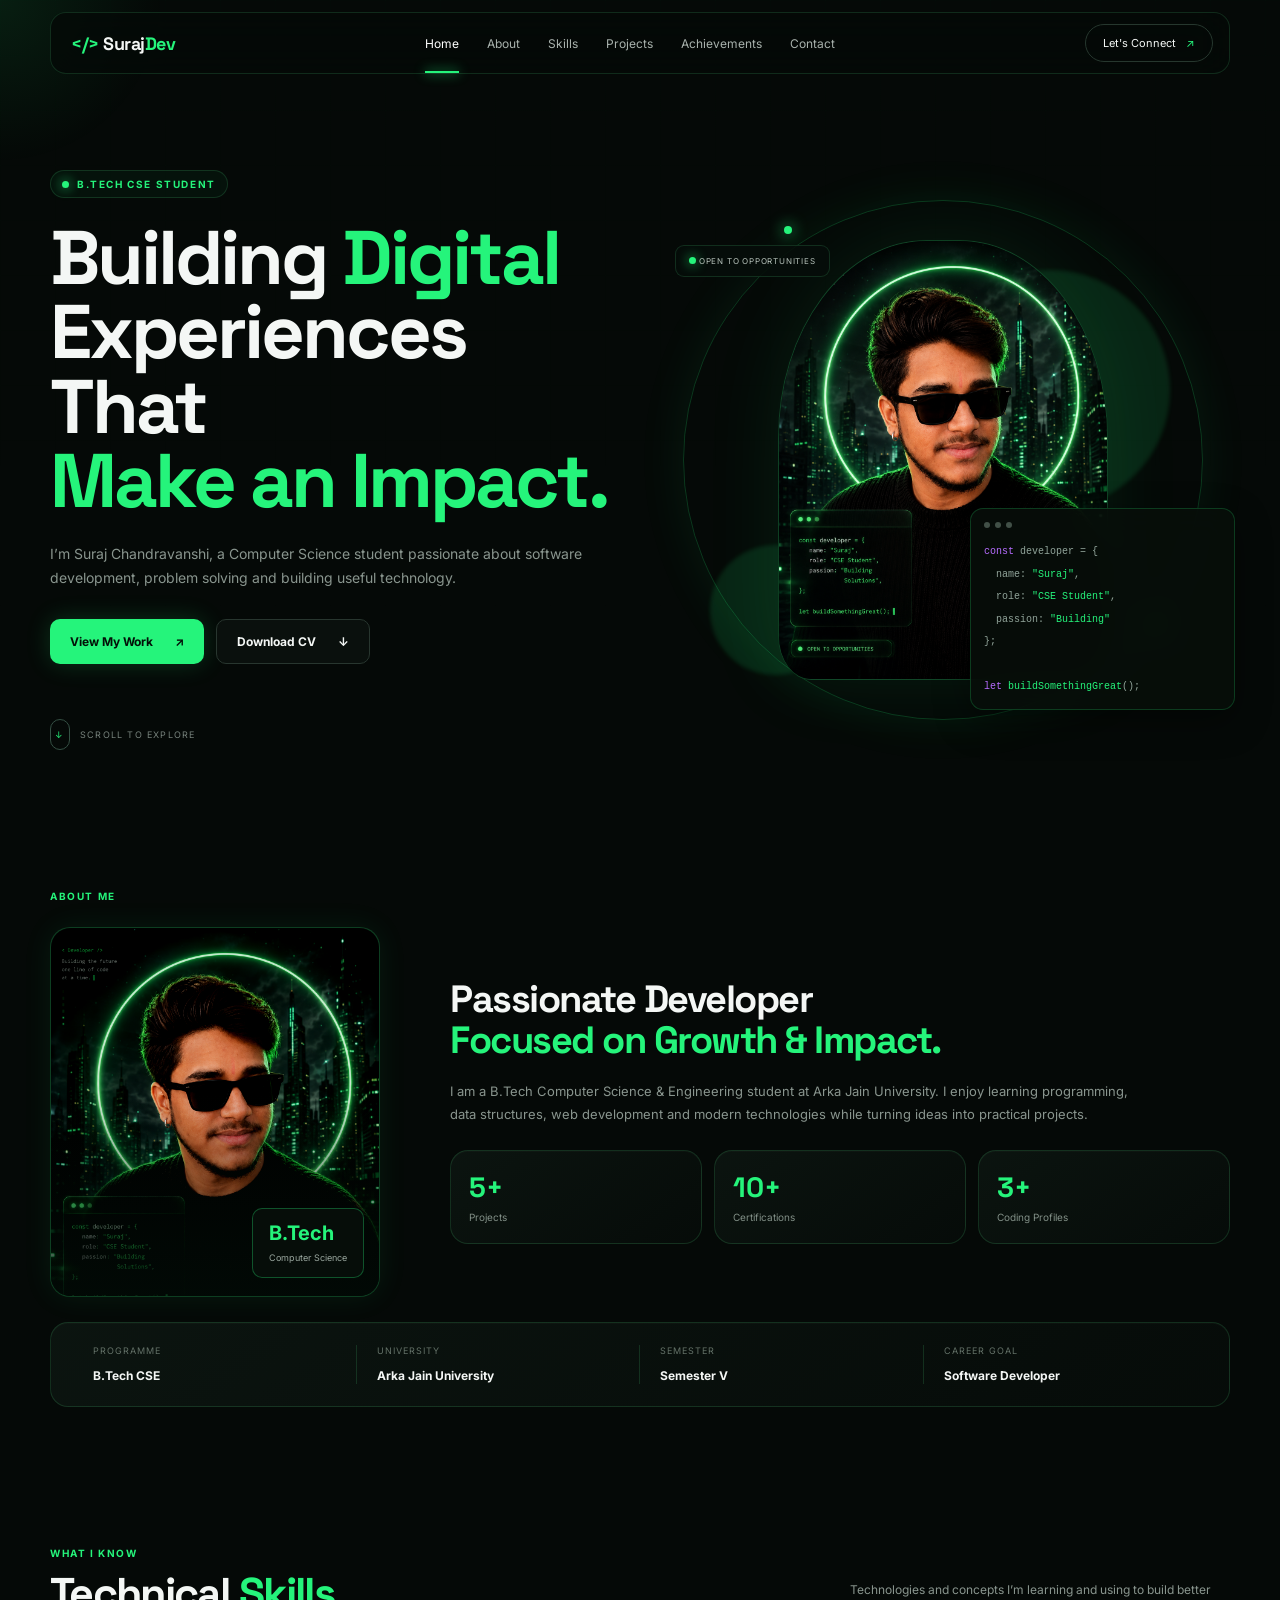
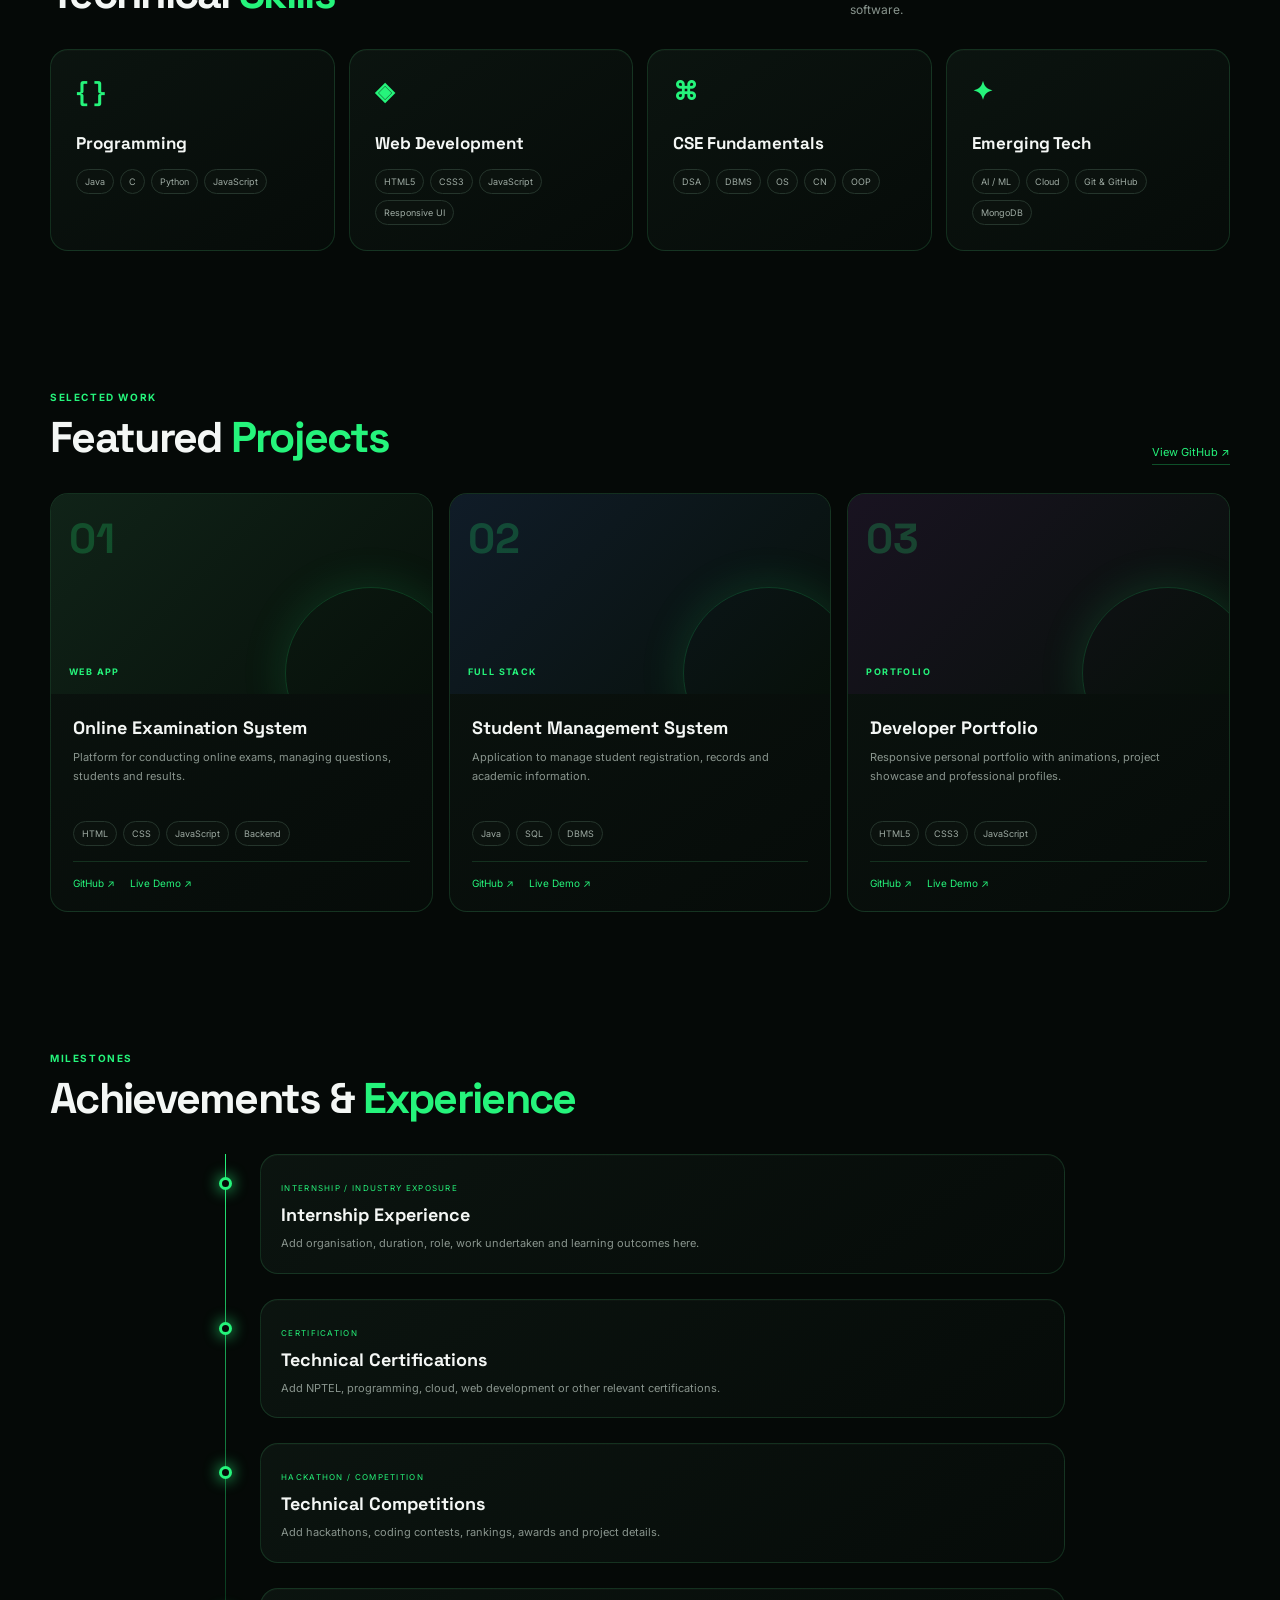
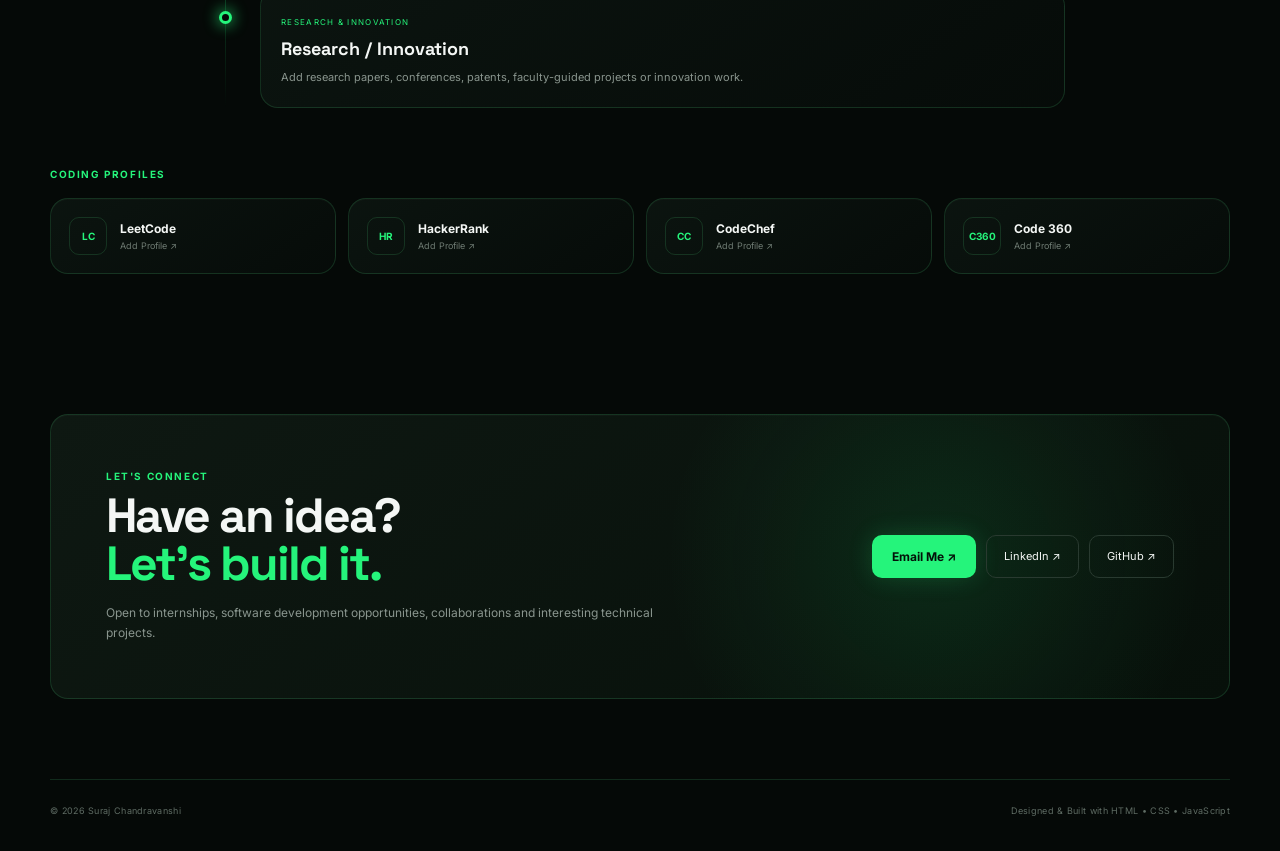
<file: index.html>
<!DOCTYPE html>
<html lang="en">
<head>
  <meta charset="UTF-8">
  <meta name="viewport" content="width=device-width, initial-scale=1.0">
  <meta name="description" content="Suraj Chandravanshi - B.Tech CSE Student Portfolio">
  <title>Suraj Chandravanshi | B.Tech CSE Portfolio</title>
  <link rel="preconnect" href="https://fonts.googleapis.com">
  <link rel="preconnect" href="https://fonts.gstatic.com" crossorigin>
  <link href="https://fonts.googleapis.com/css2?family=Inter:wght@400;500;600;700;800&family=Space+Grotesk:wght@500;600;700&display=swap" rel="stylesheet">
  <link rel="stylesheet" href="style.css">
</head>
<body>
  <div class="cursor-glow"></div>
  <div class="grid-bg"></div>

  <header class="navbar">
    <a class="logo" href="#home"><span>&lt;/&gt;</span> Suraj<span>Dev</span></a>
    <button class="menu-btn" aria-label="Toggle menu"><span></span><span></span><span></span></button>
    <nav class="nav-links">
      <a class="active" href="#home">Home</a>
      <a href="#about">About</a>
      <a href="#skills">Skills</a>
      <a href="#projects">Projects</a>
      <a href="#achievements">Achievements</a>
      <a href="#contact">Contact</a>
    </nav>
    <a class="nav-cta" href="#contact">Let's Connect <span>↗</span></a>
  </header>

  <main>
    <section id="home" class="hero section">
      <div class="hero-copy reveal">
        <div class="eyebrow"><i></i> B.TECH CSE STUDENT</div>
        <h1>Building <span>Digital</span><br>Experiences That<br><span>Make an Impact.</span></h1>
        <p class="hero-text">I’m Suraj Chandravanshi, a Computer Science student passionate about software development, problem solving and building useful technology.</p>
        <div class="hero-actions">
          <a class="btn btn-primary" href="#projects">View My Work <b>↗</b></a>
          <a class="btn btn-outline" href="assets/Suraj-Resume.pdf" download>Download CV <b>↓</b></a>
        </div>
        <div class="scroll-hint"><span class="mouse">↓</span> SCROLL TO EXPLORE</div>
      </div>

      <div class="hero-visual reveal delay-1">
        <div class="orb orb-one"></div>
        <div class="orb orb-two"></div>
        <div class="ring"></div>
        <div class="profile-frame">
          <img src="portfolio.png" alt="Suraj Chandravanshi" class="profile-image">
       </div>
      
        <div class="code-card floating">
          <div class="terminal-head"><span></span><span></span><span></span></div>
          <code><em>const</em> developer = {<br>
            &nbsp; name: <strong>"Suraj"</strong>,<br>
            &nbsp; role: <strong>"CSE Student"</strong>,<br>
            &nbsp; passion: <strong>"Building"</strong><br>
            };<br><br>
            <em>let</em> <strong>buildSomethingGreat</strong>();</code>
        </div>
        <div class="available-card floating delay-2"><i></i> OPEN TO OPPORTUNITIES</div>
      </div>
    </section>

    <section id="about" class="section about">
      <div class="section-label reveal">ABOUT ME</div>
      <div class="about-grid">
        <div class="about-photo card reveal">
          <img src="portfolio.png"
         alt="Suraj Chandravanshi"
         class="about-profile-image">

          <div class="stat-badge"><b>B.Tech</b><small>Computer Science</small></div>
        </div>
        <div class="about-content reveal delay-1">
          <h2>Passionate Developer<br><span>Focused on Growth & Impact.</span></h2>
          <p>I am a B.Tech Computer Science & Engineering student at Arka Jain University. I enjoy learning programming, data structures, web development and modern technologies while turning ideas into practical projects.</p>
          <div class="stats">
            <a href="projects.html"><div class="stat card"><b data-count="5">0</b><span>Projects</span></div></a>
            
            <div class="stat card"><b data-count="10">0</b><span>Certifications</span></div>
            <div class="stat card"><b data-count="3">0</b><span>Coding Profiles</span></div>
          </div>
        </div>
      </div>

      <div class="academic-strip card reveal">
        <div><span>PROGRAMME</span><b>B.Tech CSE</b></div>
        <div><span>UNIVERSITY</span><b>Arka Jain University</b></div>
        <div><span>SEMESTER</span><b>Semester V</b></div>
        <div><span>CAREER GOAL</span><b>Software Developer</b></div>
      </div>
    </section> 

    <section id="skills" class="section">
      <div class="section-heading reveal">
        <div><div class="section-label">WHAT I KNOW</div><h2>Technical <span>Skills</span></h2></div>
        <p>Technologies and concepts I’m learning and using to build better software.</p>
      </div>
      <div class="skills-grid">
        <article class="skill-card card reveal"><div class="skill-icon">{ }</div><h3>Programming</h3><div class="tags"><span>Java</span><span>C</span><span>Python</span><span>JavaScript</span></div></article>
        <article class="skill-card card reveal delay-1"><div class="skill-icon">◈</div><h3>Web Development</h3><div class="tags"><span>HTML5</span><span>CSS3</span><span>JavaScript</span><span>Responsive UI</span></div></article>
        <article class="skill-card card reveal delay-2"><div class="skill-icon">⌘</div><h3>CSE Fundamentals</h3><div class="tags"><span>DSA</span><span>DBMS</span><span>OS</span><span>CN</span><span>OOP</span></div></article>
        <article class="skill-card card reveal delay-3"><div class="skill-icon">✦</div><h3>Emerging Tech</h3><div class="tags"><span>AI / ML</span><span>Cloud</span><span>Git & GitHub</span><span>MongoDB</span></div></article>
      </div>
    </section>

    <section id="projects" class="section">
      <div class="section-heading reveal">
        <div><div class="section-label">SELECTED WORK</div><h2>Featured <span>Projects</span></h2></div>
        <a class="text-link" href="https://github.com/" target="_blank">View GitHub ↗</a>
      </div>
      <div class="projects-grid">
        <article class="project-card card reveal">
          <div class="project-image project-one"><span>01</span><b>WEB APP</b></div>
          <div class="project-body"><h3>Online Examination System</h3><p>Platform for conducting online exams, managing questions, students and results.</p><div class="project-tags"><span>HTML</span><span>CSS</span><span>JavaScript</span><span>Backend</span></div><div class="project-links"><a href="#">GitHub ↗</a><a href="#">Live Demo ↗</a></div></div>
        </article>
        <article class="project-card card reveal delay-1">
          <div class="project-image project-two"><span>02</span><b>FULL STACK</b></div>
          <div class="project-body"><h3>Student Management System</h3><p>Application to manage student registration, records and academic information.</p><div class="project-tags"><span>Java</span><span>SQL</span><span>DBMS</span></div><div class="project-links"><a href="#">GitHub ↗</a><a href="#">Live Demo ↗</a></div></div>
        </article>
        <article class="project-card card reveal delay-2">
          <div class="project-image project-three"><span>03</span><b>PORTFOLIO</b></div>
          <div class="project-body"><h3>Developer Portfolio</h3><p>Responsive personal portfolio with animations, project showcase and professional profiles.</p><div class="project-tags"><span>HTML5</span><span>CSS3</span><span>JavaScript</span></div><div class="project-links"><a href="#">GitHub ↗</a><a href="#">Live Demo ↗</a></div></div>
        </article>
      </div>
    </section>

    <section id="achievements" class="section">
      <div class="section-heading reveal">
        <div><div class="section-label">MILESTONES</div><h2>Achievements & <span>Experience</span></h2></div>
      </div>
      <div class="timeline">
        <div class="timeline-item reveal"><div class="timeline-dot"></div><div class="timeline-card card"><small>INTERNSHIP / INDUSTRY EXPOSURE</small><h3>Internship Experience</h3><p>Add organisation, duration, role, work undertaken and learning outcomes here.</p></div></div>
        <div class="timeline-item reveal delay-1"><div class="timeline-dot"></div><div class="timeline-card card"><small>CERTIFICATION</small><h3>Technical Certifications</h3><p>Add NPTEL, programming, cloud, web development or other relevant certifications.</p></div></div>
        <div class="timeline-item reveal delay-2"><div class="timeline-dot"></div><div class="timeline-card card"><small>HACKATHON / COMPETITION</small><h3>Technical Competitions</h3><p>Add hackathons, coding contests, rankings, awards and project details.</p></div></div>
        <div class="timeline-item reveal delay-3"><div class="timeline-dot"></div><div class="timeline-card card"><small>RESEARCH & INNOVATION</small><h3>Research / Innovation</h3><p>Add research papers, conferences, patents, faculty-guided projects or innovation work.</p></div></div>
      </div>

      <div class="coding-section">
        <div class="section-label reveal">CODING PROFILES</div>
        <div class="profile-links">
          <a class="profile-card card reveal" href="#" target="_blank"><b>LC</b><div><strong>LeetCode</strong><span>Add Profile ↗</span></div></a>
          <a class="profile-card card reveal delay-1" href="#" target="_blank"><b>HR</b><div><strong>HackerRank</strong><span>Add Profile ↗</span></div></a>
          <a class="profile-card card reveal delay-2" href="#" target="_blank"><b>CC</b><div><strong>CodeChef</strong><span>Add Profile ↗</span></div></a>
          <a class="profile-card card reveal delay-3" href="#" target="_blank"><b>C360</b><div><strong>Code 360</strong><span>Add Profile ↗</span></div></a>
        </div>
      </div>
    </section>

    <section id="contact" class="section contact">
      <div class="contact-box card reveal">
        <div>
          <div class="section-label">LET'S CONNECT</div>
          <h2>Have an idea?<br><span>Let's build it.</span></h2>
          <p>Open to internships, software development opportunities, collaborations and interesting technical projects.</p>
        </div>
        <div class="contact-actions">
          <a class="btn btn-primary" href="mailto:your.email@example.com">Email Me ↗</a>
          <a class="social" href="https://www.linkedin.com/in/suraj-c-524595339" target="_blank">LinkedIn ↗</a>
          <a class="social" href="https://github.com/" target="_blank">GitHub ↗</a>
        </div>
      </div>
    </section>
  </main>

  <footer><span>© 2026 Suraj Chandravanshi</span><span>Designed & Built with HTML • CSS • JavaScript</span></footer>

  <script src="script.js"></script>
</body>
</html>
</file>
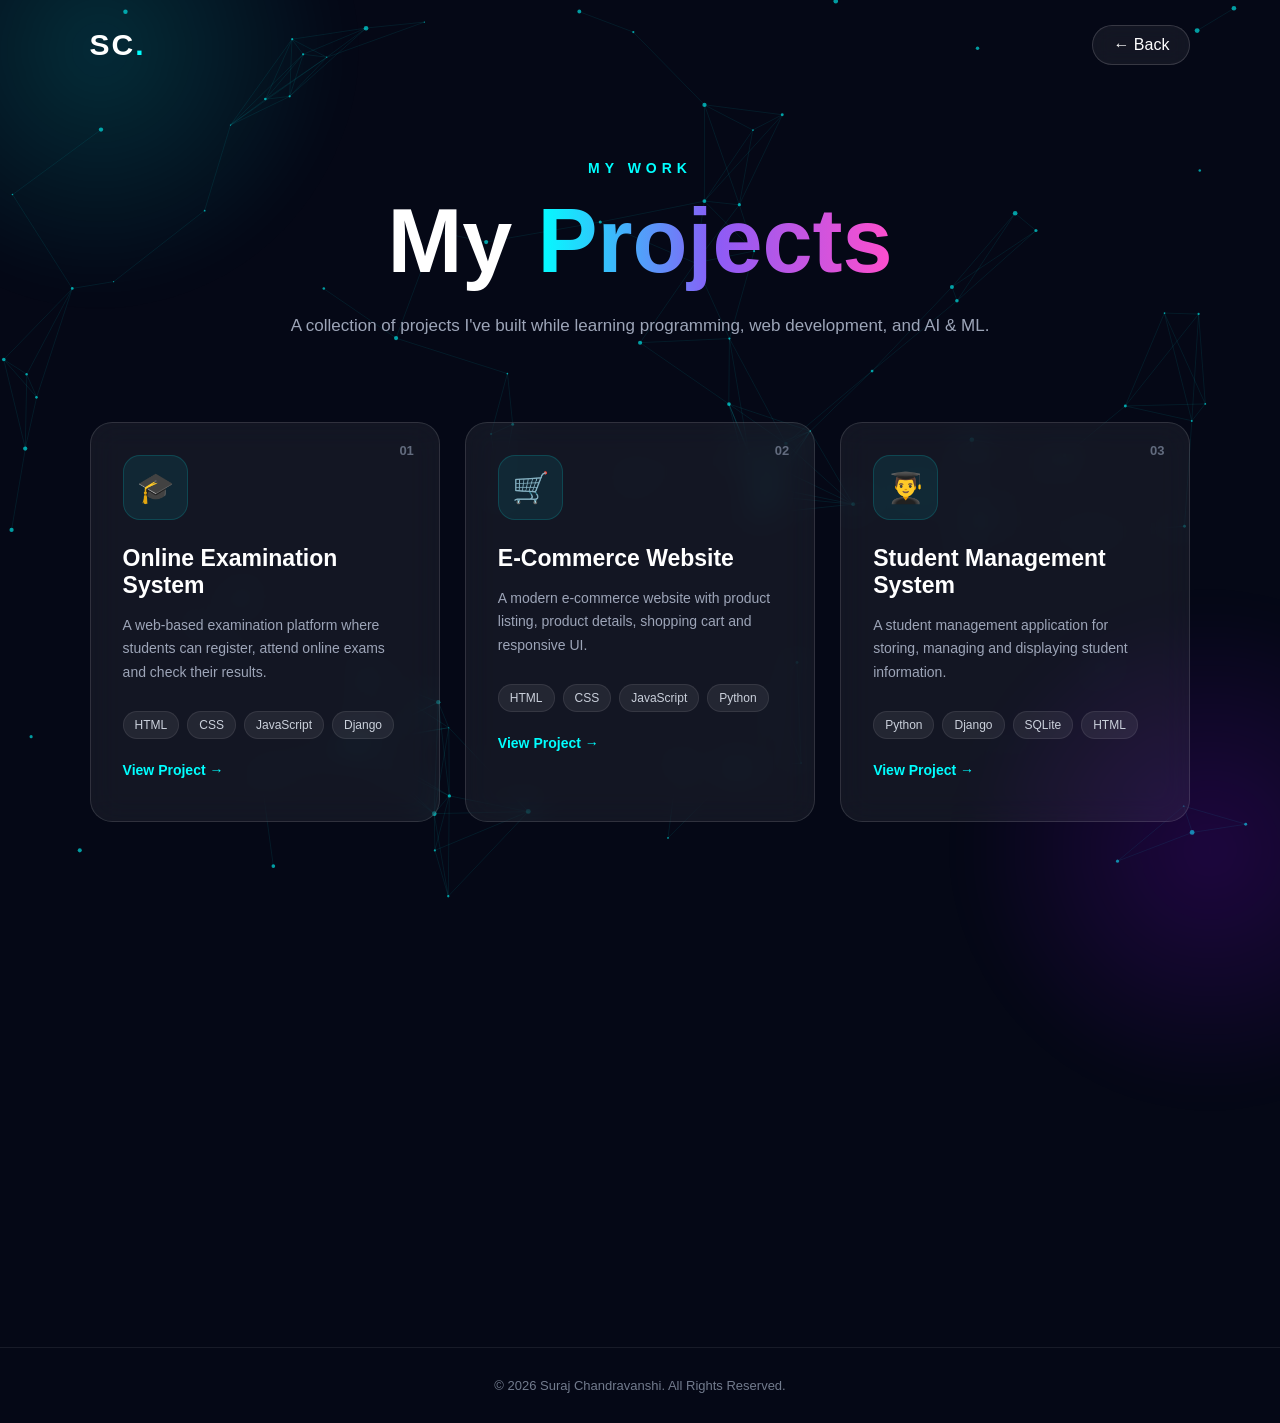
<file: projects.html>
<!DOCTYPE html>
<html lang="en">
<head>
    <meta charset="UTF-8">
    <meta name="viewport" content="width=device-width, initial-scale=1.0">

    <title>My Projects | Suraj Chandravanshi</title>

    <style>
        /* =========================
           RESET
        ========================= */
        * {
            margin: 0;
            padding: 0;
            box-sizing: border-box;
        }

        html {
            scroll-behavior: smooth;
        }

        body {
            font-family: "Segoe UI", Arial, sans-serif;
            background: #050816;
            color: white;
            min-height: 100vh;
            overflow-x: hidden;
        }

        /* =========================
           ANIMATED BACKGROUND
        ========================= */
        #bgCanvas {
            position: fixed;
            inset: 0;
            width: 100%;
            height: 100%;
            z-index: -5;
        }

        body::before {
            content: "";
            position: fixed;
            width: 500px;
            height: 500px;
            top: -200px;
            left: -150px;

            background: radial-gradient(
                circle,
                rgba(0, 255, 255, 0.15),
                transparent 70%
            );

            filter: blur(20px);
            z-index: -3;
        }

        body::after {
            content: "";
            position: fixed;
            width: 500px;
            height: 500px;
            right: -180px;
            bottom: -200px;

            background: radial-gradient(
                circle,
                rgba(145, 0, 255, 0.18),
                transparent 70%
            );

            filter: blur(20px);
            z-index: -3;
        }

        /* =========================
           NAVBAR
        ========================= */
        .navbar {
            width: 100%;
            padding: 25px 7%;

            display: flex;
            justify-content: space-between;
            align-items: center;
        }

        .logo {
            font-size: 30px;
            font-weight: 800;
            letter-spacing: 2px;
        }

        .logo span {
            color: #00ffff;
        }

        .back-btn {
            text-decoration: none;
            color: white;

            padding: 10px 20px;

            border: 1px solid rgba(255,255,255,0.15);
            border-radius: 30px;

            background: rgba(255,255,255,0.06);
            backdrop-filter: blur(10px);

            transition: 0.3s;
        }

        .back-btn:hover {
            border-color: #00ffff;
            color: #00ffff;
            transform: translateY(-3px);
        }

        /* =========================
           HERO
        ========================= */
        .hero {
            text-align: center;
            padding: 70px 20px 80px;
        }

        .small-title {
            color: #00ffff;
            font-size: 14px;
            letter-spacing: 5px;
            font-weight: bold;
            margin-bottom: 20px;
        }

        .hero h1 {
            font-size: clamp(50px, 8vw, 90px);
            line-height: 1;
            margin-bottom: 25px;
        }

        .hero h1 span {
            background: linear-gradient(
                90deg,
                #00ffff,
                #8b5cf6,
                #ff4ecd
            );

            -webkit-background-clip: text;
            -webkit-text-fill-color: transparent;
        }

        .subtitle {
            max-width: 700px;
            margin: auto;

            color: #9da5b8;
            font-size: 17px;
            line-height: 1.8;
        }

        /* =========================
           PROJECT SECTION
        ========================= */
        .projects-section {
            width: 86%;
            max-width: 1200px;
            margin: auto;
            padding-bottom: 100px;
        }

        .projects-grid {
            display: grid;
            grid-template-columns:
                repeat(auto-fit, minmax(280px, 1fr));

            gap: 25px;
        }

        /* =========================
           PROJECT CARD
        ========================= */
        .project-card {
            position: relative;

            padding: 32px;
            min-height: 400px;

            border-radius: 22px;

            background: rgba(255,255,255,0.06);

            border: 1px solid rgba(255,255,255,0.12);

            backdrop-filter: blur(15px);

            overflow: hidden;

            opacity: 0;
            transform: translateY(50px);

            transition:
                transform 0.5s ease,
                border-color 0.4s ease,
                box-shadow 0.4s ease;
        }

        .project-card::before {
            content: "";

            position: absolute;

            width: 200px;
            height: 200px;

            top: -100px;
            right: -100px;

            background: #00ffff;

            opacity: 0;

            filter: blur(100px);

            transition: 0.4s;
        }

        .project-card:hover::before {
            opacity: 0.25;
        }

        .project-card:hover {
            transform: translateY(-12px);

            border-color: rgba(0,255,255,0.45);

            box-shadow:
                0 20px 60px rgba(0,0,0,0.4);
        }

        /* =========================
           NUMBER
        ========================= */
        .project-number {
            position: absolute;
            top: 20px;
            right: 25px;

            color: #626b7e;
            font-size: 13px;
            font-weight: bold;
        }

        /* =========================
           ICON
        ========================= */
        .project-icon {
            width: 65px;
            height: 65px;

            display: flex;
            justify-content: center;
            align-items: center;

            border-radius: 17px;

            background: rgba(0,255,255,0.08);

            border: 1px solid rgba(0,255,255,0.15);

            font-size: 30px;

            margin-bottom: 25px;

            transition: 0.4s;
        }

        .project-card:hover .project-icon {
            transform: scale(1.1) rotate(-5deg);
        }

        /* =========================
           TEXT
        ========================= */
        .project-card h2 {
            font-size: 23px;
            margin-bottom: 15px;
        }

        .project-card p {
            color: #9da5b8;
            font-size: 14px;
            line-height: 1.7;
            min-height: 75px;
        }

        /* =========================
           TECHNOLOGIES
        ========================= */
        .technologies {
            display: flex;
            flex-wrap: wrap;
            gap: 8px;

            margin: 22px 0;
        }

        .technologies span {
            padding: 6px 11px;

            border-radius: 20px;

            background: rgba(255,255,255,0.07);

            border: 1px solid rgba(255,255,255,0.08);

            color: #cbd1dc;

            font-size: 12px;
        }

        /* =========================
           LINK
        ========================= */
        .project-link {
            text-decoration: none;

            color: #00ffff;

            font-weight: 600;
            font-size: 14px;

            transition: 0.3s;
        }

        .project-link:hover {
            letter-spacing: 1px;
        }

        /* =========================
           FOOTER
        ========================= */
        footer {
            text-align: center;

            padding: 30px;

            border-top: 1px solid rgba(255,255,255,0.08);

            color: #727b8d;

            font-size: 13px;
        }

        /* =========================
           MOBILE
        ========================= */
        @media (max-width: 600px) {

            .navbar {
                padding: 20px;
            }

            .hero {
                padding: 50px 20px;
            }

            .projects-section {
                width: 90%;
            }

            .project-card {
                padding: 25px;
            }
        }
    </style>
</head>

<body>

    <!-- Background Canvas -->
    <canvas id="bgCanvas"></canvas>


    <!-- NAVBAR -->
    <nav class="navbar">

        <div class="logo">
            SC<span>.</span>
        </div>

        <a href="index.html" class="back-btn">
            ← Back
        </a>

    </nav>


    <!-- HERO -->
    <section class="hero">

        <p class="small-title">
            MY WORK
        </p>

        <h1>
            My <span>Projects</span>
        </h1>

        <p class="subtitle">
            A collection of projects I've built while learning
            programming, web development, and AI & ML.
        </p>

    </section>


    <!-- PROJECTS -->
    <section class="projects-section">

        <div class="projects-grid">


            <!-- PROJECT 1 -->
            <div class="project-card">

                <div class="project-number">
                    01
                </div>

                <div class="project-icon">
                    🎓
                </div>

                <h2>
                    Online Examination System
                </h2>

                <p>
                    A web-based examination platform where students
                    can register, attend online exams and check their
                    results.
                </p>

                <div class="technologies">
                    <span>HTML</span>
                    <span>CSS</span>
                    <span>JavaScript</span>
                    <span>Django</span>
                </div>

                <a href="#" class="project-link">
                    View Project →
                </a>

            </div>


            <!-- PROJECT 2 -->
            <div class="project-card">

                <div class="project-number">
                    02
                </div>

                <div class="project-icon">
                    🛒
                </div>

                <h2>
                    E-Commerce Website
                </h2>

                <p>
                    A modern e-commerce website with product listing,
                    product details, shopping cart and responsive UI.
                </p>

                <div class="technologies">
                    <span>HTML</span>
                    <span>CSS</span>
                    <span>JavaScript</span>
                    <span>Python</span>
                </div>

                <a href="#" class="project-link">
                    View Project →
                </a>

            </div>


            <!-- PROJECT 3 -->
            <div class="project-card">

                <div class="project-number">
                    03
                </div>

                <div class="project-icon">
                    👨‍🎓
                </div>

                <h2>
                    Student Management System
                </h2>

                <p>
                    A student management application for storing,
                    managing and displaying student information.
                </p>

                <div class="technologies">
                    <span>Python</span>
                    <span>Django</span>
                    <span>SQLite</span>
                    <span>HTML</span>
                </div>

                <a href="#" class="project-link">
                    View Project →
                </a>

            </div>


            <!-- PROJECT 4 -->
            <div class="project-card">

                <div class="project-number">
                    04
                </div>

                <div class="project-icon">
                    💻
                </div>

                <h2>
                    Personal Portfolio
                </h2>

                <p>
                    A responsive personal portfolio website showcasing
                    education, skills, projects and achievements.
                </p>

                <div class="technologies">
                    <span>HTML</span>
                    <span>CSS</span>
                    <span>JavaScript</span>
                </div>

                <a href="#" class="project-link">
                    View Project →
                </a>

            </div>


            <!-- PROJECT 5 -->
            <div class="project-card">

                <div class="project-number">
                    05
                </div>

                <div class="project-icon">
                    🤖
                </div>

                <h2>
                    AI & ML Project
                </h2>

                <p>
                    A machine learning project designed to analyze
                    datasets and generate useful predictions.
                </p>

                <div class="technologies">
                    <span>Python</span>
                    <span>Machine Learning</span>
                    <span>Pandas</span>
                    <span>NumPy</span>
                </div>

                <a href="#" class="project-link">
                    View Project →
                </a>

            </div>


        </div>

    </section>


    <footer>
        © 2026 Suraj Chandravanshi. All Rights Reserved.
    </footer>


    <script>

        /* ==================================
           PARTICLE BACKGROUND
        ================================== */

        const canvas =
            document.getElementById("bgCanvas");

        const ctx =
            canvas.getContext("2d");

        let particles = [];


        function resizeCanvas() {

            canvas.width =
                window.innerWidth;

            canvas.height =
                window.innerHeight;
        }


        resizeCanvas();


        window.addEventListener(
            "resize",
            resizeCanvas
        );


        /* Create particles */

        for (let i = 0; i < 100; i++) {

            particles.push({

                x: Math.random() *
                    canvas.width,

                y: Math.random() *
                    canvas.height,

                size:
                    Math.random() * 2 + 0.5,

                speedX:
                    (Math.random() - 0.5) * 0.5,

                speedY:
                    (Math.random() - 0.5) * 0.5
            });
        }


        /* Animate */

        function animate() {

            ctx.clearRect(
                0,
                0,
                canvas.width,
                canvas.height
            );


            particles.forEach(
                (particle, index) => {

                particle.x +=
                    particle.speedX;

                particle.y +=
                    particle.speedY;


                /* Wrap screen */

                if (particle.x < 0)
                    particle.x =
                        canvas.width;

                if (particle.x >
                    canvas.width)
                    particle.x = 0;

                if (particle.y < 0)
                    particle.y =
                        canvas.height;

                if (particle.y >
                    canvas.height)
                    particle.y = 0;


                /* Particle */

                ctx.beginPath();

                ctx.arc(
                    particle.x,
                    particle.y,
                    particle.size,
                    0,
                    Math.PI * 2
                );

                ctx.fillStyle =
                    "rgba(0,255,255,0.6)";

                ctx.fill();


                /* Connections */

                for (
                    let j = index + 1;
                    j < particles.length;
                    j++
                ) {

                    const other =
                        particles[j];

                    const dx =
                        particle.x - other.x;

                    const dy =
                        particle.y - other.y;

                    const distance =
                        Math.sqrt(
                            dx * dx +
                            dy * dy
                        );


                    if (distance < 120) {

                        ctx.beginPath();

                        ctx.moveTo(
                            particle.x,
                            particle.y
                        );

                        ctx.lineTo(
                            other.x,
                            other.y
                        );

                        ctx.strokeStyle =
                            "rgba(0,255,255,0.08)";

                        ctx.lineWidth = 1;

                        ctx.stroke();
                    }
                }

            });


            requestAnimationFrame(animate);
        }


        animate();


        /* ==================================
           CARD SCROLL ANIMATION
        ================================== */

        const cards =
            document.querySelectorAll(
                ".project-card"
            );


        function revealCards() {

            cards.forEach(
                (card, index) => {

                const position =
                    card.getBoundingClientRect()
                        .top;

                if (
                    position <
                    window.innerHeight - 80
                ) {

                    setTimeout(() => {

                        card.style.opacity = "1";

                        card.style.transform =
                            "translateY(0)";

                    }, index * 120);
                }

            });
        }


        window.addEventListener(
            "scroll",
            revealCards
        );


        revealCards();

    </script>

</body>
</html>
</file>
<file: style.css>
:root{
  --bg:#050907;--panel:#0b110e;--panel2:#0e1612;--green:#25f47b;--green2:#00c95a;
  --text:#f4f7f5;--muted:#89958e;--line:rgba(92,255,157,.14);--glow:rgba(37,244,123,.25);
  --radius:18px;--max:1180px;
}
*{margin:0;padding:0;box-sizing:border-box}
html{scroll-behavior:smooth}
body{font-family:Inter,Arial,sans-serif;background:var(--bg);color:var(--text);overflow-x:hidden}
a{color:inherit;text-decoration:none}
.grid-bg{position:fixed;inset:0;pointer-events:none;opacity:.25;background-image:linear-gradient(rgba(37,244,123,.035) 1px,transparent 1px),linear-gradient(90deg,rgba(37,244,123,.035) 1px,transparent 1px);background-size:55px 55px;mask-image:linear-gradient(to bottom,#000,transparent 85%);z-index:-2}
.cursor-glow{position:fixed;width:340px;height:340px;border-radius:50%;background:radial-gradient(circle,rgba(37,244,123,.09),transparent 68%);transform:translate(-50%,-50%);pointer-events:none;z-index:-1}
.navbar{position:fixed;top:12px;left:50%;transform:translateX(-50%);width:min(calc(100% - 30px),var(--max));height:62px;display:flex;align-items:center;justify-content:space-between;padding:0 16px 0 20px;border:1px solid var(--line);border-radius:16px;background:rgba(5,9,7,.78);backdrop-filter:blur(18px);z-index:100}
.logo{font:700 18px "Space Grotesk";letter-spacing:-.5px}.logo span:first-child{color:var(--green)}.logo span:last-child{color:var(--green)}
.nav-links{display:flex;gap:4px;height:100%;align-items:center}.nav-links a{font-size:12px;color:#a9b2ad;padding:22px 12px;position:relative}.nav-links a:hover,.nav-links a.active{color:#fff}.nav-links a.active:after{content:"";position:absolute;left:12px;right:12px;bottom:0;height:2px;background:var(--green);box-shadow:0 0 12px var(--green)}
.nav-cta{font-size:11px;border:1px solid #26372e;padding:11px 17px;border-radius:999px}.nav-cta span{color:var(--green);margin-left:7px}.menu-btn{display:none;background:none;border:0}
.section{width:min(calc(100% - 40px),var(--max));margin:auto;padding:105px 0 35px}.hero{min-height:780px;padding-top:170px;display:grid;grid-template-columns:1fr 1fr;align-items:center;gap:30px}
.eyebrow,.section-label{font-size:10px;letter-spacing:1.6px;font-weight:700;color:var(--green)}.eyebrow{display:inline-flex;gap:8px;align-items:center;padding:7px 11px;border:1px solid var(--line);border-radius:999px;background:rgba(37,244,123,.04)}.eyebrow i,.available-card i{width:7px;height:7px;background:var(--green);border-radius:50%;box-shadow:0 0 12px var(--green);display:inline-block}
h1,h2,h3{font-family:"Space Grotesk",sans-serif}h1{font-size:clamp(44px,6vw,76px);line-height:.98;letter-spacing:-3px;margin:23px 0}.hero h1 span,.section-heading h2 span,.about h2 span,.contact h2 span{color:var(--green)}.hero-text{max-width:570px;color:var(--muted);line-height:1.75;font-size:14px}
.hero-actions{display:flex;gap:12px;margin-top:28px}.btn{display:inline-flex;align-items:center;gap:22px;border-radius:10px;padding:14px 20px;font-size:12px;font-weight:700}.btn-primary{background:var(--green);color:#031108;box-shadow:0 0 25px rgba(37,244,123,.18)}.btn-primary:hover{box-shadow:0 0 35px rgba(37,244,123,.35);transform:translateY(-2px)}.btn-outline{border:1px solid #28362f;background:#0a100d}.btn-outline:hover{border-color:var(--green)}.scroll-hint{margin-top:55px;color:#77827c;font-size:9px;letter-spacing:1.2px;display:flex;align-items:center;gap:10px}.mouse{width:20px;height:31px;border:1px solid #355044;border-radius:12px;display:grid;place-items:center;color:var(--green)}
.hero-visual{height:520px;position:relative;display:grid;place-items:center}.profile-frame{width:330px;height:440px;border:1px solid rgba(37,244,123,.22);border-radius:45% 45% 10% 10%;overflow:hidden;position:relative;background:linear-gradient(150deg,#0c1711,#050806);box-shadow:0 0 80px rgba(37,244,123,.09)}.photo-placeholder{height:100%;display:flex;flex-direction:column;align-items:center;justify-content:center;color:#6c7c73;background:radial-gradient(circle at 50% 30%,rgba(37,244,123,.13),transparent 45%)}.photo-icon{font-size:75px;filter:grayscale(1);opacity:.55}.photo-placeholder small{letter-spacing:2px;color:var(--green);margin-top:20px}.photo-placeholder p{font-size:10px;margin-top:8px;color:#647168}.ring{position:absolute;width:520px;height:520px;border:1px solid rgba(37,244,123,.2);border-radius:50%;box-shadow:0 0 50px rgba(37,244,123,.08);animation:spin 18s linear infinite}.ring:before,.ring:after{content:"";position:absolute;width:8px;height:8px;background:var(--green);border-radius:50%;box-shadow:0 0 15px var(--green)}.ring:before{top:25px;left:100px}.ring:after{bottom:90px;right:40px}.orb{position:absolute;border-radius:50%;filter:blur(2px);background:var(--green);opacity:.12}.orb-one{width:240px;height:240px;top:70px;right:60px}.orb-two{width:130px;height:130px;bottom:45px;left:55px}.profile-image {
    width: 100%;
    height: 100%;
    object-fit: cover;
    object-position: center top;
    display: block;
}
.code-card{position:absolute;right:-5px;bottom:10px;width:265px;padding:13px;border:1px solid rgba(37,244,123,.2);border-radius:13px;background:rgba(7,14,10,.88);backdrop-filter:blur(15px);box-shadow:0 12px 35px rgba(0,0,0,.4)}.terminal-head{display:flex;gap:5px;margin-bottom:10px}.terminal-head span{width:6px;height:6px;border-radius:50%;background:#415047}.code-card code{font:10px/1.65 Consolas,monospace;color:#91a49a}.code-card em{color:#b66cff;font-style:normal}.code-card strong{color:var(--green);font-weight:500}.available-card{position:absolute;top:45px;left:20px;padding:10px 13px;border:1px solid var(--line);border-radius:9px;background:rgba(7,14,10,.85);font-size:8px;letter-spacing:.8px;color:#b7c3bc}
.card{border:1px solid var(--line);background:linear-gradient(145deg,rgba(13,22,17,.86),rgba(7,12,9,.86));border-radius:var(--radius);box-shadow:inset 0 1px 0 rgba(255,255,255,.02)}
.about-grid{display:grid;grid-template-columns:330px 1fr;gap:70px;margin-top:25px;align-items:center}.about-photo{height:370px;position:relative;overflow:hidden}.mini-photo{height:100%;display:grid;place-items:center;text-align:center;font:700 32px "Space Grotesk";letter-spacing:3px;color:#233c2d;background:radial-gradient(circle at 50% 35%,rgba(37,244,123,.13),transparent 38%)}.stat-badge{position:absolute;bottom:20px;right:15px;background:#101c15;border:1px solid var(--line);padding:11px 14px;border-radius:10px}.stat-badge b{display:block;color:var(--green);font-size:20px}.stat-badge small{color:#8c9891;font-size:9px}.about h2{font-size:38px;line-height:1.08;letter-spacing:-1.5px}.about-content>p{color:var(--muted);font-size:13px;line-height:1.8;max-width:700px;margin:18px 0 24px}.stats{display:grid;grid-template-columns:repeat(3,1fr);gap:12px}.stat{padding:18px}.stat b{font:700 28px "Space Grotesk";color:var(--green);display:block}.stat span{font-size:10px;color:#829088}.academic-strip{display:grid;grid-template-columns:repeat(4,1fr);margin-top:25px;padding:22px}.academic-strip div{padding:0 20px;border-right:1px solid var(--line)}.academic-strip div:last-child{border:0}.academic-strip span{display:block;color:#647269;font-size:9px;letter-spacing:1px;margin-bottom:8px}.academic-strip b{font-size:12px}
.section-heading{display:flex;justify-content:space-between;align-items:end;gap:30px;margin-bottom:28px}.section-heading h2{font-size:43px;letter-spacing:-1.7px;margin-top:7px}.section-heading>p{color:var(--muted);font-size:12px;max-width:380px;line-height:1.7}.text-link{font-size:11px;color:var(--green);border-bottom:1px solid rgba(37,244,123,.3);padding-bottom:5px}
.skills-grid{display:grid;grid-template-columns:repeat(4,1fr);gap:14px}.skill-card{padding:25px;min-height:190px;transition:.3s}.skill-card:hover,.project-card:hover,.profile-card:hover{transform:translateY(-6px);border-color:rgba(37,244,123,.35)}.skill-icon{font:700 25px "Space Grotesk";color:var(--green);margin-bottom:25px}.skill-card h3{font-size:17px;margin-bottom:15px}.tags,.project-tags{display:flex;flex-wrap:wrap;gap:6px}.tags span,.project-tags span{font-size:9px;color:#9daaa2;border:1px solid #25352c;background:#0b120e;border-radius:999px;padding:6px 8px}
.projects-grid{display:grid;grid-template-columns:repeat(3,1fr);gap:16px}.project-card{overflow:hidden;transition:.3s}.project-image{height:200px;position:relative;padding:18px;background:linear-gradient(135deg,#102318,#07100a);overflow:hidden}.project-image:after{content:"";position:absolute;width:170px;height:170px;border:1px solid rgba(37,244,123,.18);border-radius:50%;right:-25px;bottom:-65px;box-shadow:0 0 45px rgba(37,244,123,.15)}.project-image span{font:700 42px "Space Grotesk";color:rgba(37,244,123,.22)}.project-image b{position:absolute;bottom:17px;left:18px;font-size:9px;letter-spacing:1.4px;color:var(--green)}.project-two{background:linear-gradient(135deg,#101c28,#07100a)}.project-three{background:linear-gradient(135deg,#191321,#07100a)}.project-body{padding:22px}.project-body h3{font-size:18px;margin-bottom:9px}.project-body p{color:var(--muted);font-size:11px;line-height:1.7;min-height:58px}.project-tags{margin:15px 0}.project-links{display:flex;gap:15px;border-top:1px solid var(--line);padding-top:15px}.project-links a{font-size:10px;color:var(--green)}
.timeline{max-width:850px;margin:10px auto 60px;position:relative}.timeline:before{content:"";position:absolute;left:10px;top:0;bottom:0;width:1px;background:linear-gradient(var(--green),transparent)}.timeline-item{position:relative;padding-left:45px;margin:25px 0}.timeline-dot{position:absolute;left:4px;top:23px;width:13px;height:13px;border:3px solid var(--green);background:var(--bg);border-radius:50%;box-shadow:0 0 15px var(--green)}.timeline-card{padding:20px}.timeline-card small{font-size:8px;color:var(--green);letter-spacing:1.3px}.timeline-card h3{font-size:18px;margin:8px 0}.timeline-card p{color:var(--muted);font-size:11px;line-height:1.7}.profile-links{display:grid;grid-template-columns:repeat(4,1fr);gap:12px;margin-top:18px}.profile-card{padding:18px;display:flex;align-items:center;gap:13px;transition:.3s}.profile-card>b{width:38px;height:38px;display:grid;place-items:center;border:1px solid var(--line);border-radius:10px;color:var(--green);font-size:10px}.profile-card strong{display:block;font-size:12px}.profile-card span{display:block;color:#6f7c74;font-size:9px;margin-top:4px}
.contact{padding-bottom:80px}.contact-box{padding:55px;display:flex;align-items:center;justify-content:space-between;gap:40px;background:radial-gradient(circle at 75% 50%,rgba(37,244,123,.1),transparent 30%),linear-gradient(145deg,#0e1812,#07100a)}.contact h2{font-size:48px;line-height:1;letter-spacing:-2px;margin:10px 0 15px}.contact p{color:var(--muted);font-size:12px;line-height:1.7;max-width:560px}.contact-actions{display:flex;flex-wrap:wrap;justify-content:flex-end;gap:10px}.social{padding:13px 17px;border:1px solid #293a30;border-radius:10px;font-size:11px}.social:hover{border-color:var(--green);color:var(--green)}
footer{border-top:1px solid var(--line);width:min(calc(100% - 40px),var(--max));margin:auto;padding:25px 0 35px;display:flex;justify-content:space-between;color:#5f6c64;font-size:9px;letter-spacing:.3px}
.reveal{opacity:0;transform:translateY(28px);transition:opacity .8s ease,transform .8s ease}.reveal.visible{opacity:1;transform:translateY(0)}.delay-1{transition-delay:.1s}.delay-2{transition-delay:.2s}.delay-3{transition-delay:.3s}.floating{animation:float 4s ease-in-out infinite}.delay-2.floating{animation-delay:1s}
@keyframes float{50%{transform:translateY(-10px)}}@keyframes spin{to{transform:rotate(360deg)}}
@media(max-width:900px){.nav-links{gap:0}.nav-links a{padding:22px 7px;font-size:10px}.nav-cta{display:none}.hero{grid-template-columns:1fr;min-height:auto;padding-top:145px}.hero-visual{margin-top:20px}.about-grid{grid-template-columns:1fr}.about-photo{max-width:350px}.skills-grid{grid-template-columns:repeat(2,1fr)}.projects-grid{grid-template-columns:1fr}.profile-links{grid-template-columns:repeat(2,1fr)}}
@media(max-width:650px){.navbar{height:58px}.menu-btn{display:flex;flex-direction:column;gap:4px}.menu-btn span{width:22px;height:2px;background:var(--green)}.nav-links{position:absolute;top:66px;left:0;right:0;display:none;height:auto;padding:8px;flex-direction:column;background:rgba(5,9,7,.96);border:1px solid var(--line);border-radius:14px}.nav-links.open{display:flex}.nav-links a{width:100%;padding:13px}.nav-links a.active:after{display:none}.section{width:min(calc(100% - 24px),var(--max));padding-top:85px}.hero{padding-top:125px}.hero h1{font-size:48px;letter-spacing:-2px}.hero-visual{height:430px}.profile-frame{width:270px;height:360px}.ring{width:380px;height:380px}.code-card{width:220px;right:-2px}.available-card{left:0}.section-heading{display:block}.section-heading h2{font-size:36px}.section-heading>p{margin-top:12px}.skills-grid{grid-template-columns:1fr}.stats{grid-template-columns:1fr}.academic-strip{grid-template-columns:1fr 1fr;gap:20px}.academic-strip div{padding:0;border:0}.contact-box{padding:30px;display:block}.contact h2{font-size:40px}.contact-actions{justify-content:flex-start;margin-top:25px}.footer,footer{flex-direction:column;gap:8px}.profile-links{grid-template-columns:1fr}.hero-actions{flex-wrap:wrap}}
.about-photo {
    height: 370px;
    position: relative;
    overflow: hidden;
    border-radius: 20px;
    background: #07100b;
    border: 1px solid rgba(37, 244, 123, 0.2);
    box-shadow: 0 0 30px rgba(37, 244, 123, 0.08);
    transition: 0.4s ease;
}

.about-photo:hover {
    border-color: #25f47b;
    box-shadow: 0 0 40px rgba(37, 244, 123, 0.2);
}

.about-profile-image {
    width: 100%;
    height: 100%;
    display: block;
    object-fit: cover;
    object-position: center top;
    border-radius: inherit;
    filter: brightness(0.9) contrast(1.08);
    transition: 0.6s ease;
}

.about-photo:hover .about-profile-image {
    transform: scale(1.05);
    filter: brightness(1) contrast(1.1);
}

.about-photo::after {
    content: "";
    position: absolute;
    inset: 0;
    pointer-events: none;
    background: linear-gradient(
        to top,
        rgba(2, 12, 7, 0.75),
        transparent 55%
    );
}

.stat-badge {
    position: absolute;
    right: 15px;
    bottom: 18px;
    z-index: 2;
    padding: 12px 16px;
    border-radius: 10px;
    background: rgba(7, 15, 10, 0.9);
    border: 1px solid rgba(37, 244, 123, 0.3);
    backdrop-filter: blur(10px);
}

.stat-badge b {
    display: block;
    color: #25f47b;
    font-size: 20px;
}

.stat-badge small {
    color: #9aa79f;
    font-size: 9px;
}
</file>
